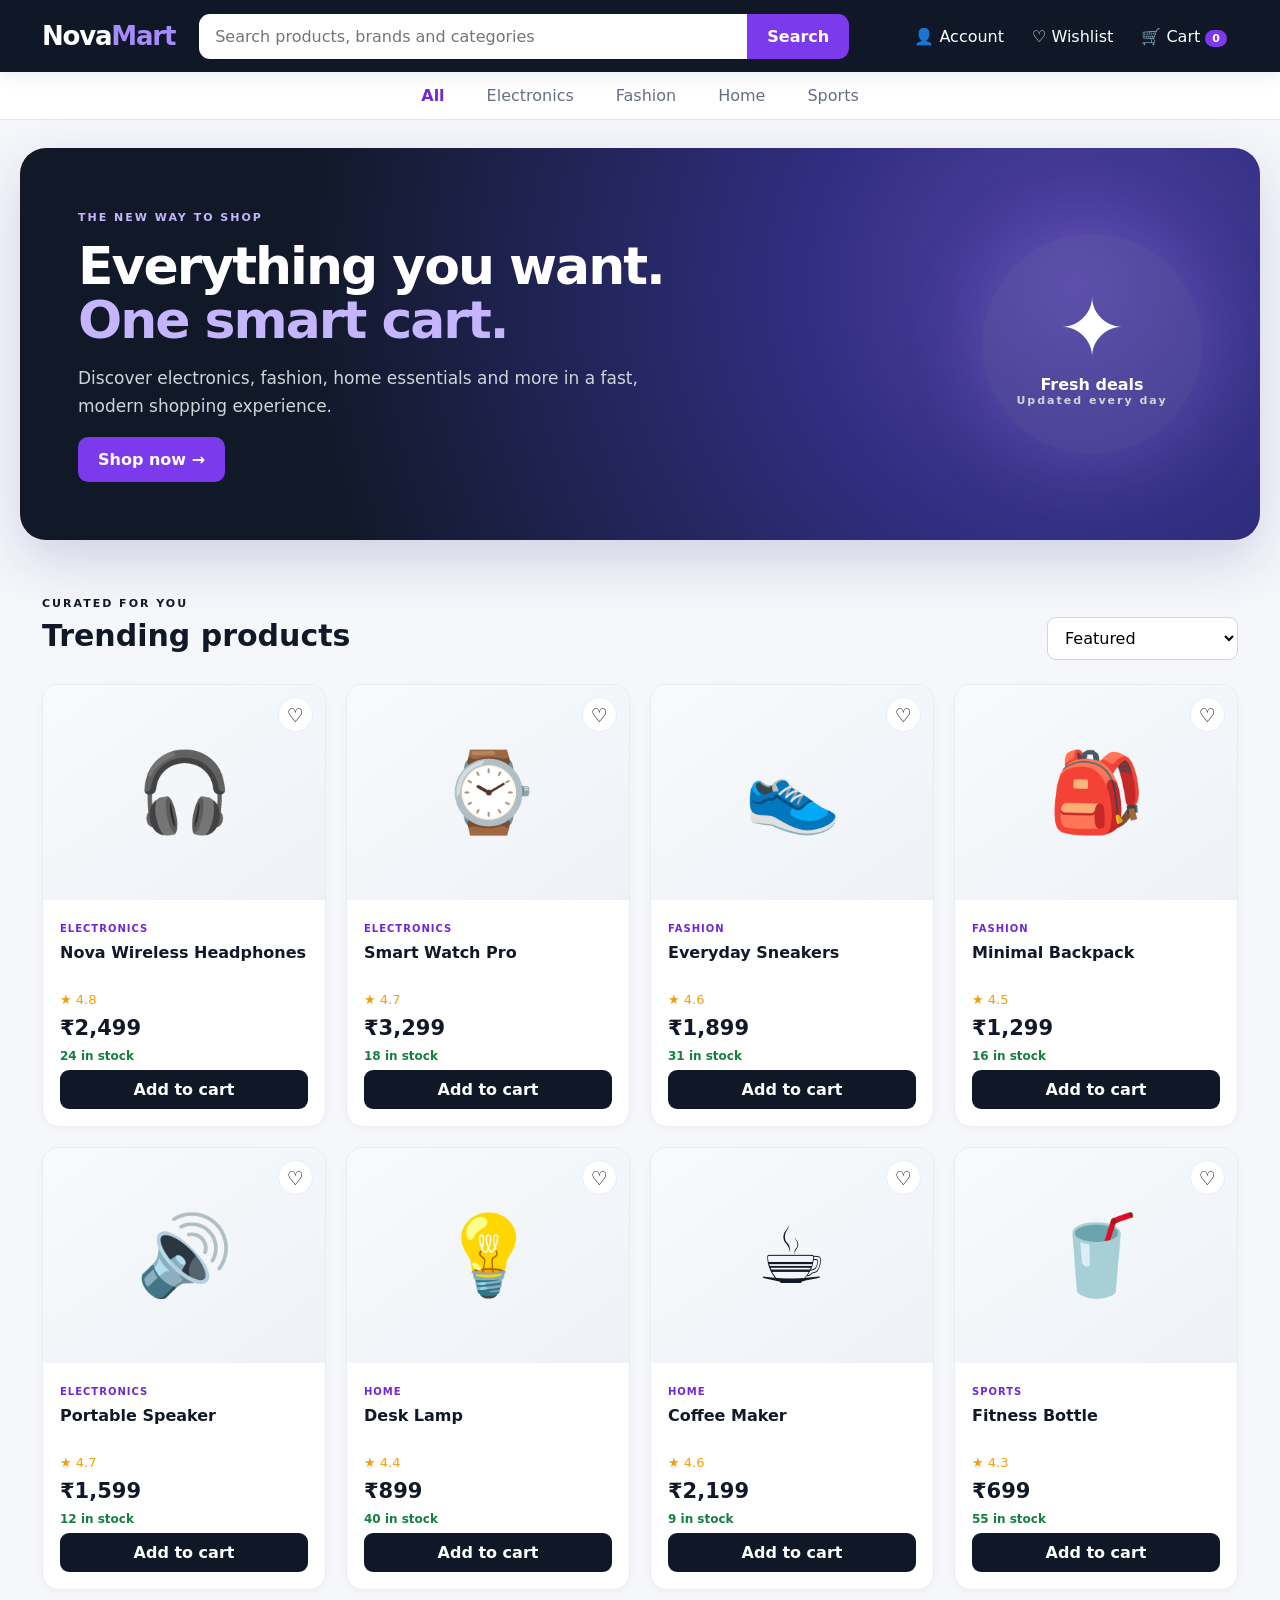
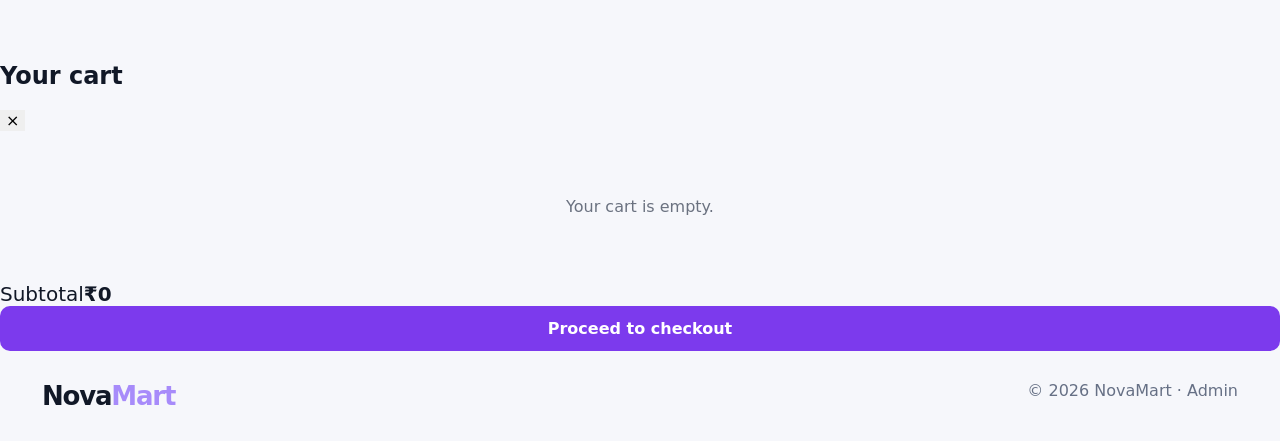
<file: index.html>
<!doctype html><html lang="en"><head><meta charset="UTF-8"><meta name="viewport" content="width=device-width,initial-scale=1"><title>NovaMart — Shop Everything</title><link rel="stylesheet" href="assets/css/style.css"></head><body><header><div class="nav"><a class="logo" href="index.html">Nova<span>Mart</span></a><div class="search"><input id="search" placeholder="Search products, brands and categories"><button id="searchBtn">Search</button></div><nav><a class="navlink" href="login.html">👤 Account</a><a class="navlink" href="wishlist.html">♡ Wishlist</a><a class="navlink" href="cart.html">🛒 Cart <b id="count">0</b></a></nav></div></header><div class="cats" id="cats"></div><main><section class="hero"><div><small>THE NEW WAY TO SHOP</small><h1>Everything you want.<br><span>One smart cart.</span></h1><p>Discover electronics, fashion, home essentials and more in a fast, modern shopping experience.</p><button class="primary" id="shop">Shop now →</button></div><div class="hero-art">✦<strong>Fresh deals</strong><small>Updated every day</small></div></section><section class="products"><div class="head"><div><small>CURATED FOR YOU</small><h2 id="title">Trending products</h2></div><select id="sort"><option value="featured">Featured</option><option value="low">Price: Low to high</option><option value="high">Price: High to low</option><option value="rating">Top rated</option></select></div><div class="grid" id="grid"></div></section></main><aside id="drawer"><div class="drawerHead"><h2>Your cart</h2><button id="close">×</button></div><div id="items"></div><div class="total"><span>Subtotal</span><strong id="subtotal">₹0</strong></div><a class="primary full" id="checkout" href="checkout.html">Proceed to checkout</a></aside><div id="overlay"></div><footer><div class="foot"><strong class="logo">Nova<span>Mart</span></strong><span>© 2026 NovaMart · <a href="admin.html">Admin</a></span></div></footer><script src="assets/js/store.js"></script><script src="assets/js/app.js"></script></body></html>
</file>
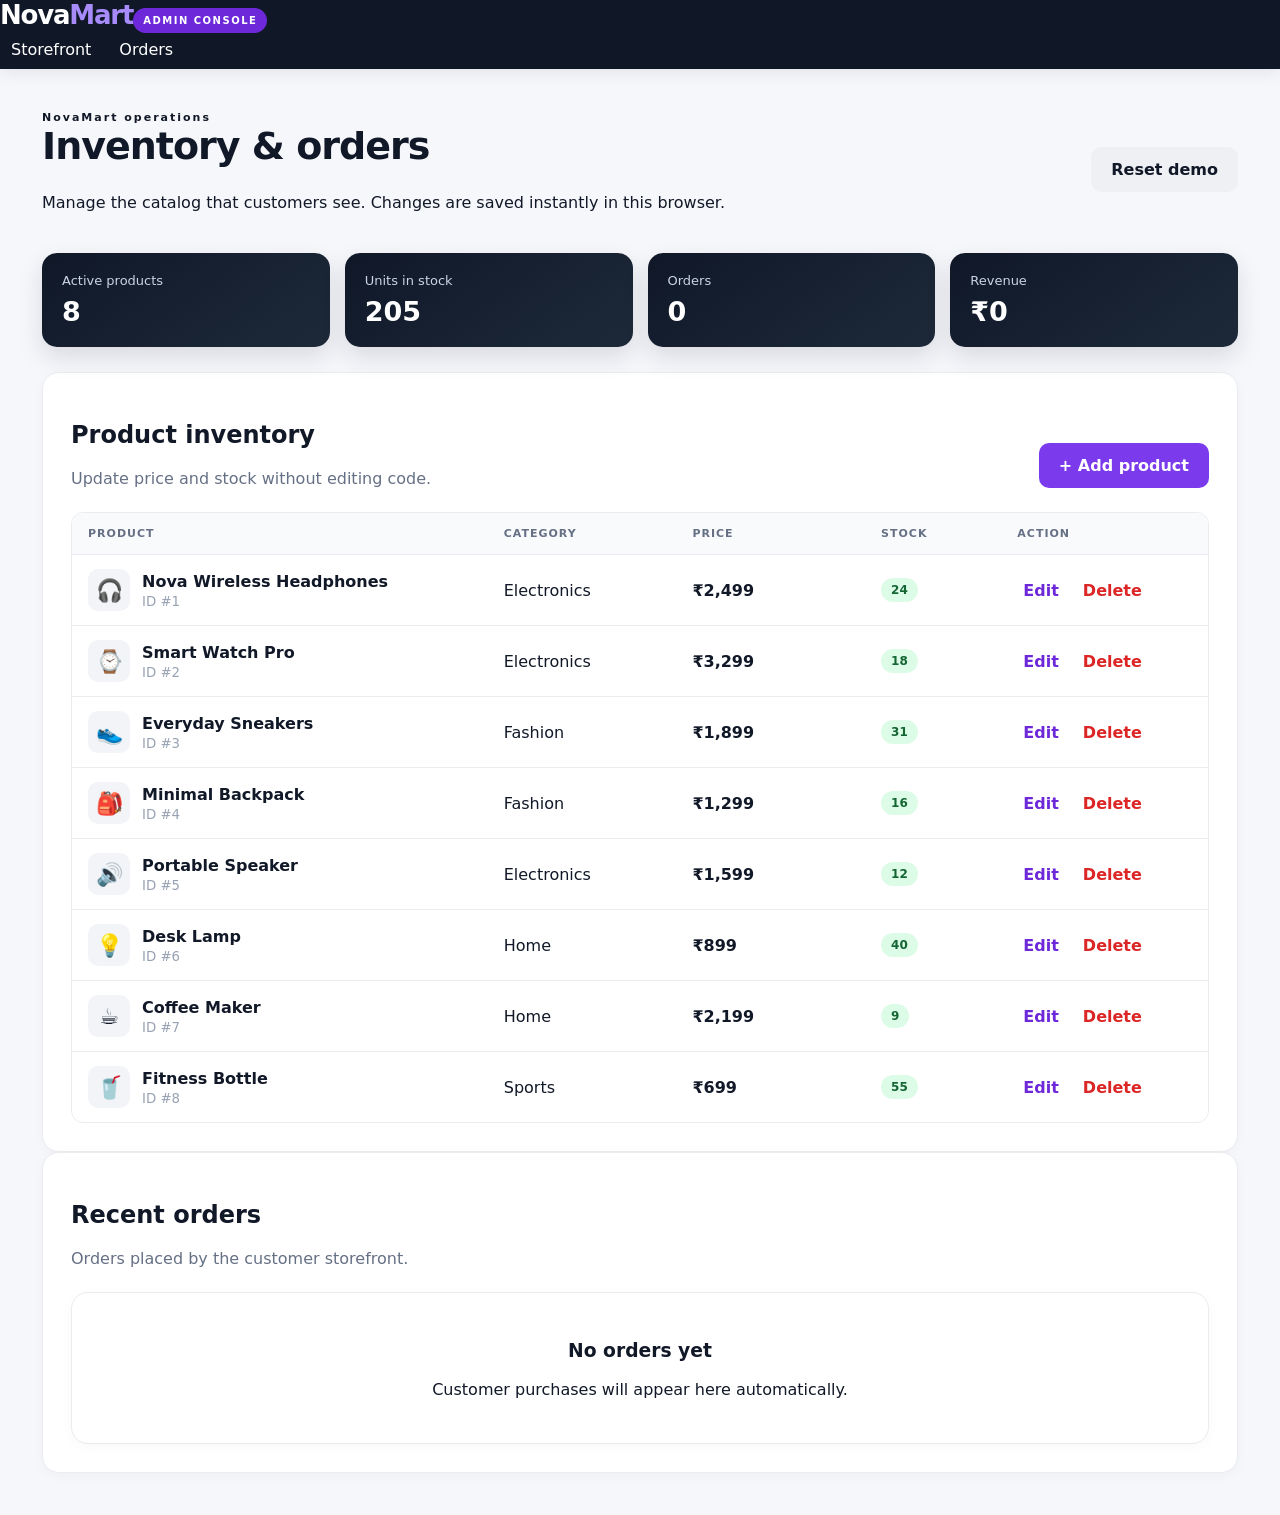
<file: admin.html>
<!doctype html><html lang="en"><head><meta charset="utf-8"><meta name="viewport" content="width=device-width,initial-scale=1"><title>NovaMart Admin — Inventory</title><link rel="stylesheet" href="assets/css/style.css"></head><body class="admin-body"><header class="topbar"><a class="logo" href="index.html">Nova<span>Mart</span></a><span class="admin-badge">ADMIN CONSOLE</span><nav><a href="index.html">Storefront</a><a href="orders.html">Orders</a></nav></header><main class="page"><div class="admin-head"><div><div class="eyebrow">NovaMart operations</div><h1>Inventory & orders</h1><p>Manage the catalog that customers see. Changes are saved instantly in this browser.</p></div><button class="btn secondary" onclick="resetDemo()">Reset demo</button></div><div class="stats"><div class="stat"><span>Active products</span><b id="products"></b></div><div class="stat"><span>Units in stock</span><b id="units"></b></div><div class="stat"><span>Orders</span><b id="orders"></b></div><div class="stat"><span>Revenue</span><b id="revenue"></b></div></div><section class="panel inventory-panel"><div class="section-head"><div><h2>Product inventory</h2><p class="muted">Update price and stock without editing code.</p></div><button class="btn" onclick="openEditor()">+ Add product</button></div><div class="inventory-table"><div class="inventory-header"><span>Product</span><span>Category</span><span>Price</span><span>Stock</span><span>Action</span></div><div id="catalog"></div></div></section><section class="panel"><div class="section-head"><div><h2>Recent orders</h2><p class="muted">Orders placed by the customer storefront.</p></div></div><div id="orderList"></div></section></main><div class="modal" id="modal"><div class="modal-card"><div class="section-head"><div><div class="eyebrow">Catalog editor</div><h2 id="modalTitle">Add product</h2></div><button class="modal-close" onclick="closeEditor()">×</button></div><form id="productForm"><input type="hidden" id="editId"><label>Product name<input id="pName" required maxlength="80"></label><div class="form-row"><label>Category<input id="pCategory" required maxlength="30" placeholder="Electronics"></label><label>Icon / emoji<input id="pIcon" required maxlength="4" placeholder="🎧"></label></div><div class="form-row"><label>Price (₹)<input id="pPrice" type="number" min="0" required></label><label>Stock units<input id="pStock" type="number" min="0" required></label></div><label>Description<textarea id="pDescription" rows="3" required></textarea></label><div class="modal-actions"><button type="button" class="btn secondary" onclick="closeEditor()">Cancel</button><button class="btn" type="submit">Save product</button></div></form></div></div><script src="assets/js/store.js"></script><script>const $=id=>document.getElementById(id);function render(){const ps=NovaStore.getProducts(),orders=NovaStore.getOrders();$('products').textContent=ps.length;$('units').textContent=ps.reduce((s,p)=>s+(p.stock||0),0);$('orders').textContent=orders.length;$('revenue').textContent=NovaStore.money(orders.reduce((s,o)=>s+o.total,0));$('catalog').innerHTML=ps.map(p=>`<div class="inventory-row"><div class="product-cell"><span class="admin-icon">${p.icon}</span><div><b>${p.name}</b><small>ID #${p.id}</small></div></div><span>${p.category}</span><strong>${NovaStore.money(p.price)}</strong><span class="stock-pill ${p.stock<5?'danger':''}">${p.stock}</span><div class="row-actions"><button class="link-btn" onclick="openEditor(${p.id})">Edit</button><button class="link-btn danger-text" onclick="removeProduct(${p.id})">Delete</button></div></div>`).join('');$('orderList').innerHTML=orders.length?orders.slice(0,12).map(o=>`<div class="admin-row"><div><b>${o.id}</b><small>${o.customer?.name||'Customer'} · ${new Date(o.date).toLocaleString('en-IN')}</small></div><strong>${NovaStore.money(o.total)}</strong><span class="status">${o.status}</span></div>`).join(''):'<div class="empty"><h3>No orders yet</h3><p>Customer purchases will appear here automatically.</p></div>'}function openEditor(id){$('modal').classList.add('show');const p=id?NovaStore.getProduct(id):null;$('modalTitle').textContent=p?'Edit product':'Add product';$('editId').value=p?.id||'';$('pName').value=p?.name||'';$('pCategory').value=p?.category||'';$('pIcon').value=p?.icon||'📦';$('pPrice').value=p?.price??'';$('pStock').value=p?.stock??0;$('pDescription').value=p?.description||''}function closeEditor(){$('modal').classList.remove('show')}$('productForm').onsubmit=e=>{e.preventDefault();const id=Number($('editId').value),ps=NovaStore.getProducts();const data={name:$('pName').value.trim(),category:$('pCategory').value.trim(),icon:$('pIcon').value.trim()||'📦',price:Number($('pPrice').value),stock:Number($('pStock').value),rating:id?(NovaStore.getProduct(id)?.rating||4.5):4.5,description:$('pDescription').value.trim()};if(id){const i=ps.findIndex(p=>p.id===id);ps[i]={...ps[i],...data}}else{data.id=ps.length?Math.max(...ps.map(p=>p.id))+1:1;ps.push(data)}NovaStore.saveProducts(ps);closeEditor();render()};function removeProduct(id){const p=NovaStore.getProduct(id);if(confirm(`Delete ${p.name} from the customer catalog?`)){NovaStore.saveProducts(NovaStore.getProducts().filter(x=>x.id!==id));render()}}function resetDemo(){if(confirm('Reset inventory, cart, wishlist and orders to the original demo data?')){localStorage.removeItem('novamart-products');localStorage.removeItem('novamart-cart');localStorage.removeItem('novamart-wishlist');localStorage.removeItem('novamart-orders');location.reload()}}$('modal').onclick=e=>{if(e.target.id==='modal')closeEditor()};render();</script></body></html>
</file>
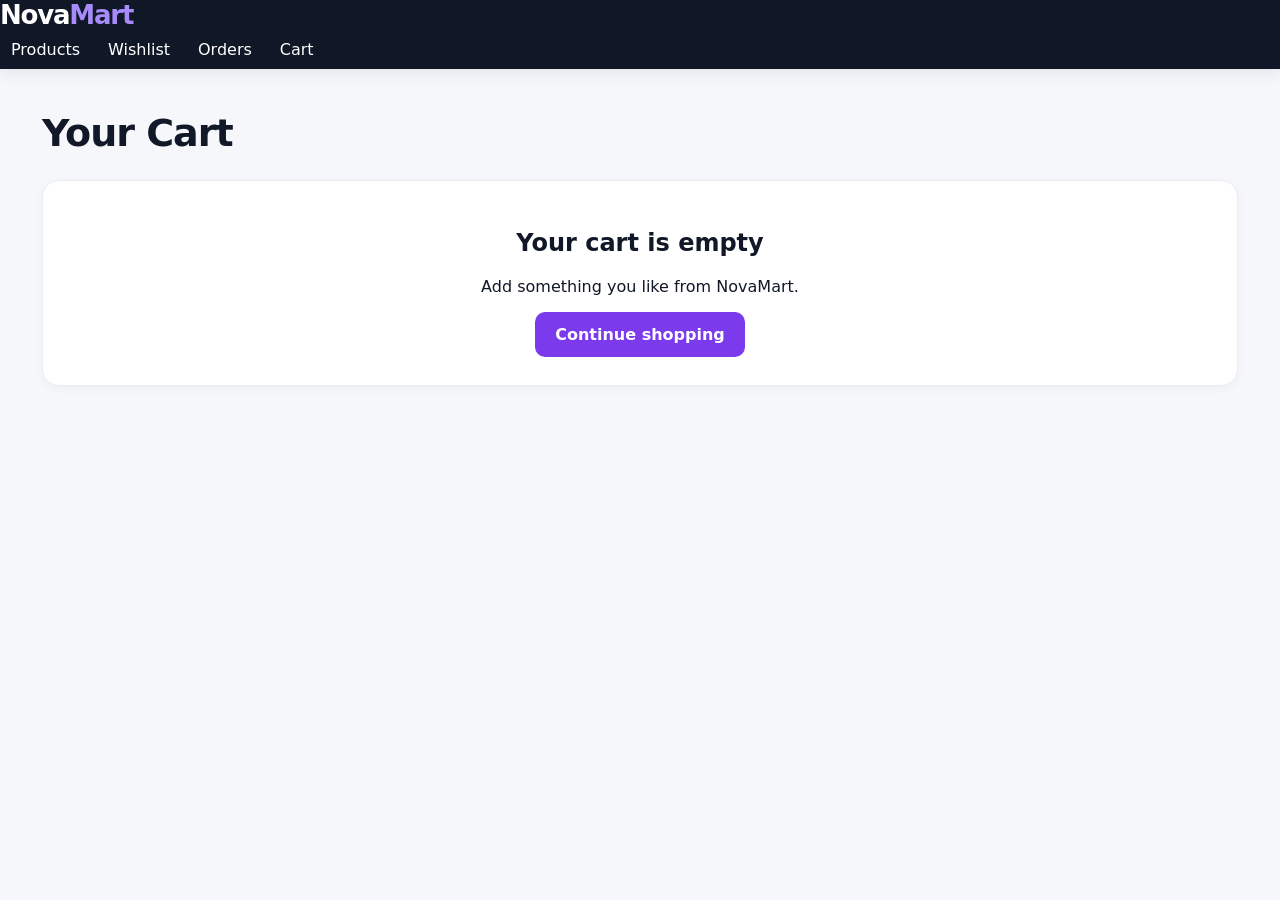
<file: cart.html>
<!doctype html><html lang="en"><head><meta charset="utf-8"><meta name="viewport" content="width=device-width,initial-scale=1"><title>Cart | NovaMart</title><link rel="stylesheet" href="assets/css/style.css"></head><body><header class="topbar"><a class="logo" href="index.html">Nova<span>Mart</span></a><nav><a href="products.html">Products</a><a href="wishlist.html">Wishlist</a><a href="orders.html">Orders</a><a href="cart.html">Cart</a></nav></header><main class="page"><h1>Your Cart</h1><div id="cart"></div></main><script src="assets/js/store.js"></script><script>function render(){const c=NovaStore.getCart(),el=document.getElementById('cart');if(!c.length){el.innerHTML='<section class="empty"><h2>Your cart is empty</h2><p>Add something you like from NovaMart.</p><a class="btn" href="index.html">Continue shopping</a></section>';return}el.innerHTML=`<div class="cart-page"><div>${c.map(x=>`<article class="cart-row"><div class="mini-icon">${x.icon}</div><div class="cart-info"><h3>${x.name}</h3><p>${NovaStore.money(x.price)}</p><div class="qty"><button onclick="qty(${x.id},${x.qty-1})">−</button><b>${x.qty}</b><button onclick="qty(${x.id},${x.qty+1})">+</button><button class="link-btn" onclick="removeItem(${x.id})">Remove</button></div></div><strong>${NovaStore.money(x.price*x.qty)}</strong></article>`).join('')}</div><aside class="summary"><h2>Order summary</h2><p><span>Subtotal</span><b>${NovaStore.money(NovaStore.cartTotal())}</b></p><p><span>Delivery</span><b>Free</b></p><hr><p class="total"><span>Total</span><b>${NovaStore.money(NovaStore.cartTotal())}</b></p><a class="btn full" href="checkout.html">Proceed to checkout</a></aside></div>`}function qty(id,n){NovaStore.updateQty(id,n);render()}function removeItem(id){NovaStore.removeFromCart(id);render()}render();</script></body></html>
</file>
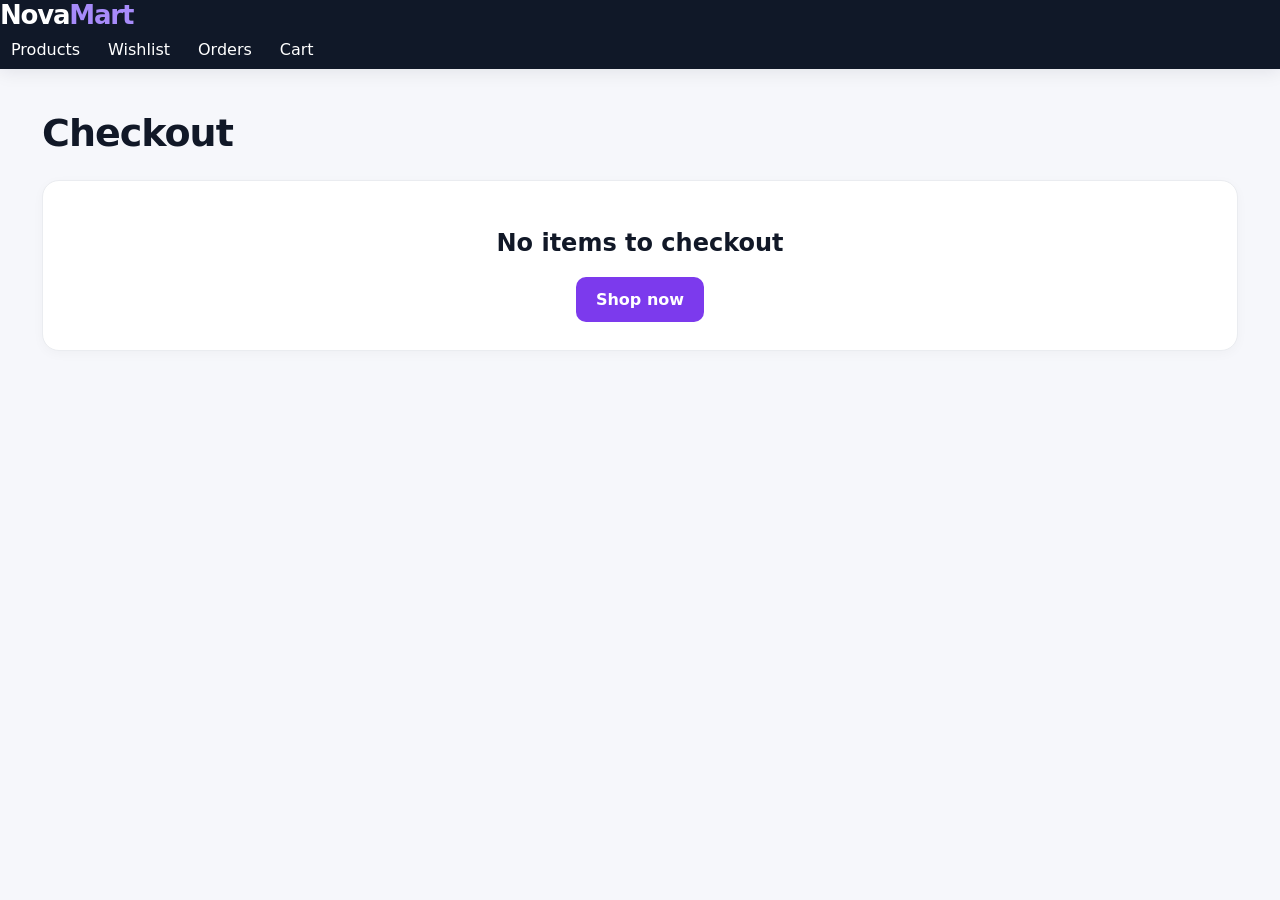
<file: checkout.html>
<!doctype html><html lang="en"><head><meta charset="utf-8"><meta name="viewport" content="width=device-width,initial-scale=1"><title>Checkout | NovaMart</title><link rel="stylesheet" href="assets/css/style.css"></head><body><header class="topbar"><a class="logo" href="index.html">Nova<span>Mart</span></a><nav><a href="products.html">Products</a><a href="wishlist.html">Wishlist</a><a href="orders.html">Orders</a><a href="cart.html">Cart</a></nav></header><main class="page"><h1>Checkout</h1><div id="checkout"></div></main><script src="assets/js/store.js"></script><script>const c=NovaStore.getCart(),el=document.getElementById('checkout');if(!c.length){el.innerHTML='<section class="empty"><h2>No items to checkout</h2><a class="btn" href="index.html">Shop now</a></section>'}else{el.innerHTML=`<div class="checkout-grid"><form class="panel" id="form"><h2>Delivery details</h2><label>Full name<input name="name" required autocomplete="name"></label><label>Email<input name="email" type="email" required autocomplete="email"></label><label>Phone<input name="phone" type="tel" required autocomplete="tel"></label><label>Address<textarea name="address" rows="4" required></textarea></label><h3>Payment</h3><p class="notice">Demo checkout: no card details are collected or stored. Connect a real payment provider for production payments.</p><label><input type="radio" checked> Cash on delivery / demo payment</label><button class="btn full" type="submit">Place order · ${NovaStore.money(NovaStore.cartTotal())}</button></form><aside class="summary"><h2>Your order</h2>${c.map(x=>`<p><span>${x.name} × ${x.qty}</span><b>${NovaStore.money(x.price*x.qty)}</b></p>`).join('')}<hr><p class="total"><span>Total</span><b>${NovaStore.money(NovaStore.cartTotal())}</b></p></aside></div>`;document.getElementById('form').onsubmit=e=>{e.preventDefault();const f=new FormData(e.target);const order=NovaStore.placeOrder({name:f.get('name'),email:f.get('email'),phone:f.get('phone'),address:f.get('address')});location.href='orders.html?new='+encodeURIComponent(order.id)}};</script></body></html>
</file>
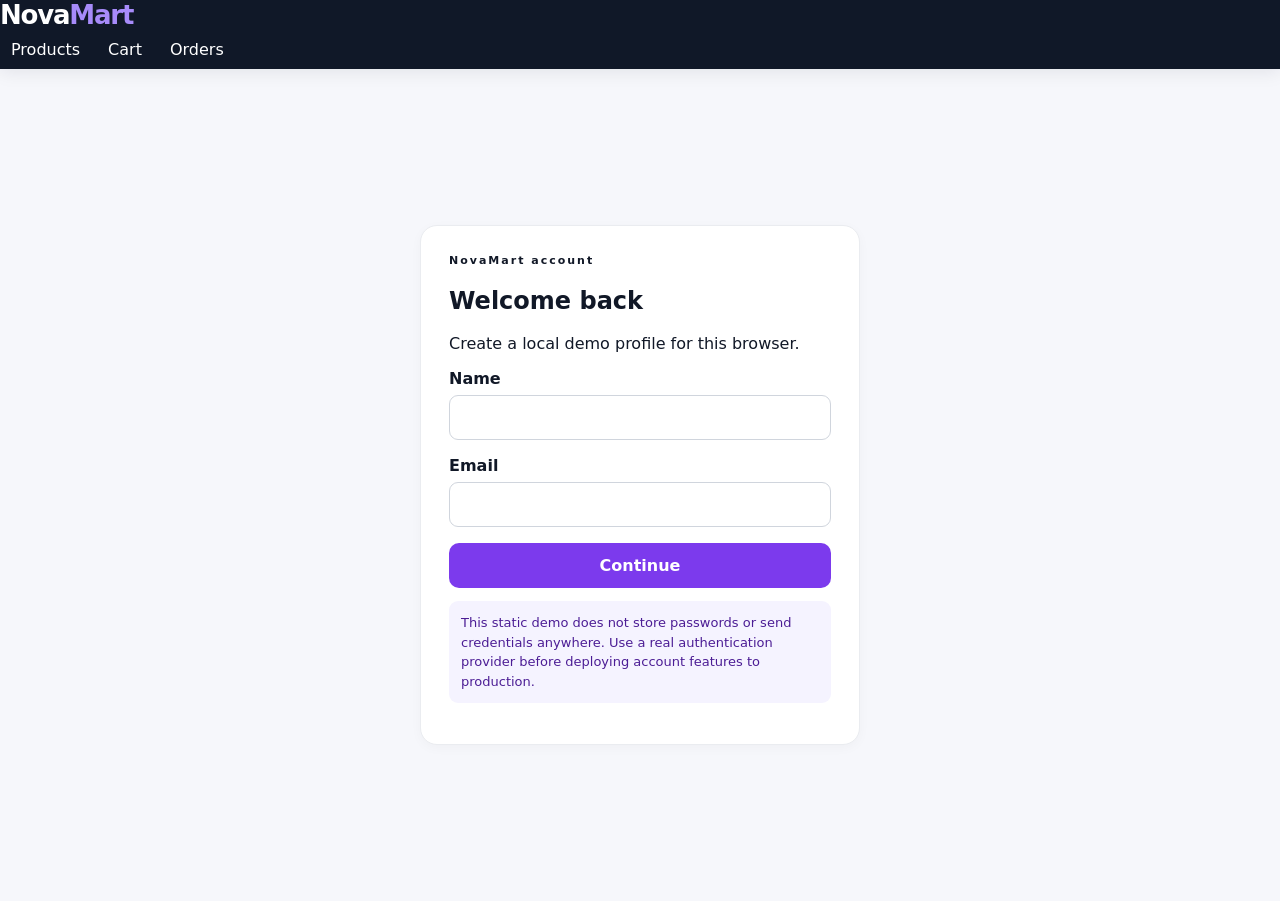
<file: login.html>
<!doctype html><html lang="en"><head><meta charset="utf-8"><meta name="viewport" content="width=device-width,initial-scale=1"><title>Account | NovaMart</title><link rel="stylesheet" href="assets/css/style.css"></head><body><header class="topbar"><a class="logo" href="index.html">Nova<span>Mart</span></a><nav><a href="products.html">Products</a><a href="cart.html">Cart</a><a href="orders.html">Orders</a></nav></header><main class="auth-page"><section class="auth-card"><div class="eyebrow">NovaMart account</div><h1>Welcome back</h1><p>Create a local demo profile for this browser.</p><form id="auth"><label>Name<input name="name" required autocomplete="name"></label><label>Email<input name="email" type="email" required autocomplete="email"></label><button class="btn full">Continue</button></form><p class="notice">This static demo does not store passwords or send credentials anywhere. Use a real authentication provider before deploying account features to production.</p></section></main><script>document.getElementById('auth').onsubmit=e=>{e.preventDefault();const f=new FormData(e.target);localStorage.setItem('novamart-user',JSON.stringify({name:f.get('name'),email:f.get('email')}));location.href='index.html'};</script></body></html>
</file>
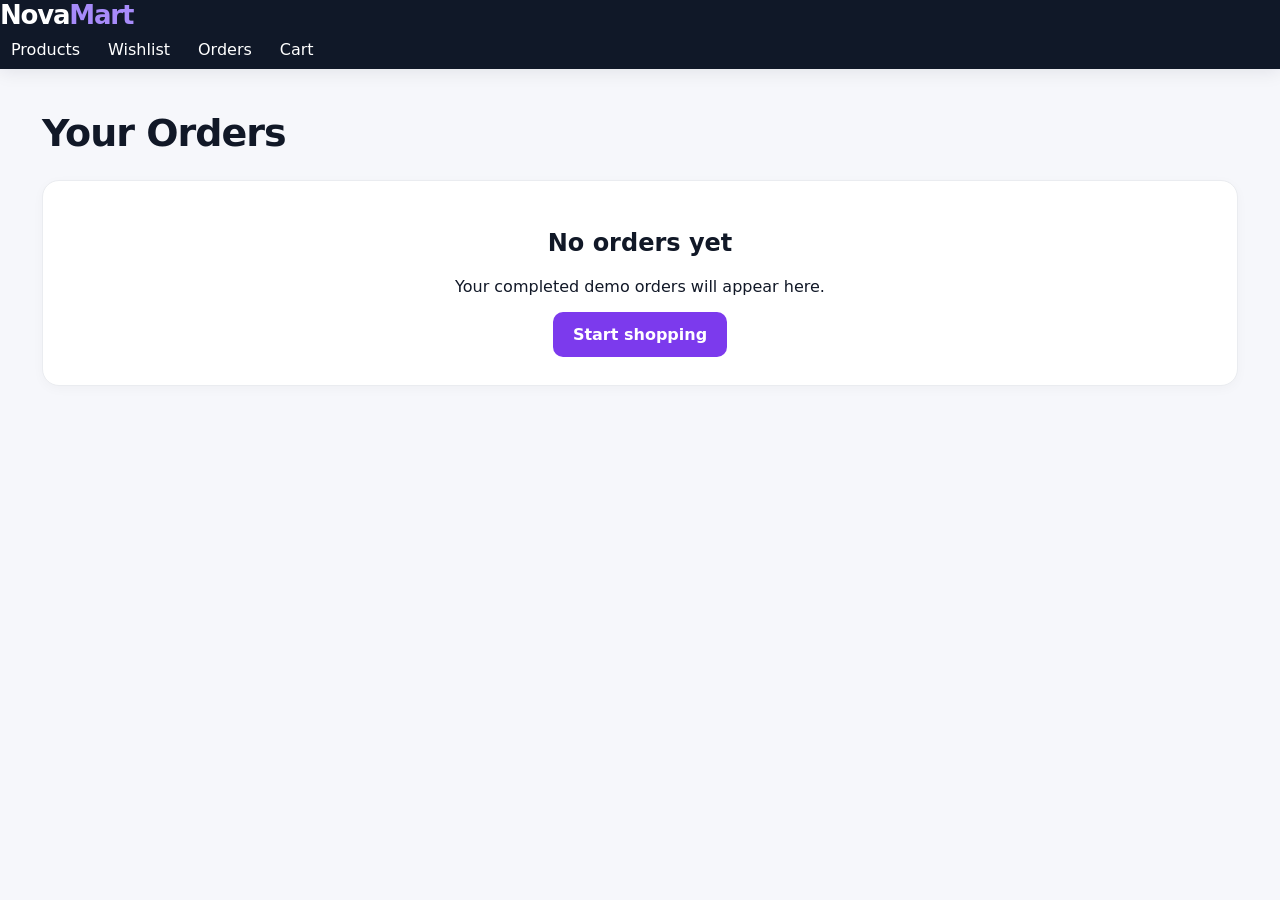
<file: orders.html>
<!doctype html><html lang="en"><head><meta charset="utf-8"><meta name="viewport" content="width=device-width,initial-scale=1"><title>Orders | NovaMart</title><link rel="stylesheet" href="assets/css/style.css"></head><body><header class="topbar"><a class="logo" href="index.html">Nova<span>Mart</span></a><nav><a href="products.html">Products</a><a href="wishlist.html">Wishlist</a><a href="orders.html">Orders</a><a href="cart.html">Cart</a></nav></header><main class="page"><h1>Your Orders</h1><div id="orders"></div></main><script src="assets/js/store.js"></script><script>const orders=NovaStore.getOrders(),el=document.getElementById('orders');if(!orders.length){el.innerHTML='<section class="empty"><h2>No orders yet</h2><p>Your completed demo orders will appear here.</p><a class="btn" href="index.html">Start shopping</a></section>'}else{el.innerHTML=orders.map(o=>`<article class="order-card"><div class="order-head"><div><b>${o.id}</b><small>${new Date(o.date).toLocaleString('en-IN')}</small></div><span class="status">${o.status}</span></div><div class="order-items">${o.items.map(x=>`<span>${x.icon} ${x.name} × ${x.qty}</span>`).join('')}</div><strong>Total: ${NovaStore.money(o.total)}</strong></article>`).join('')}</script></body></html>
</file>
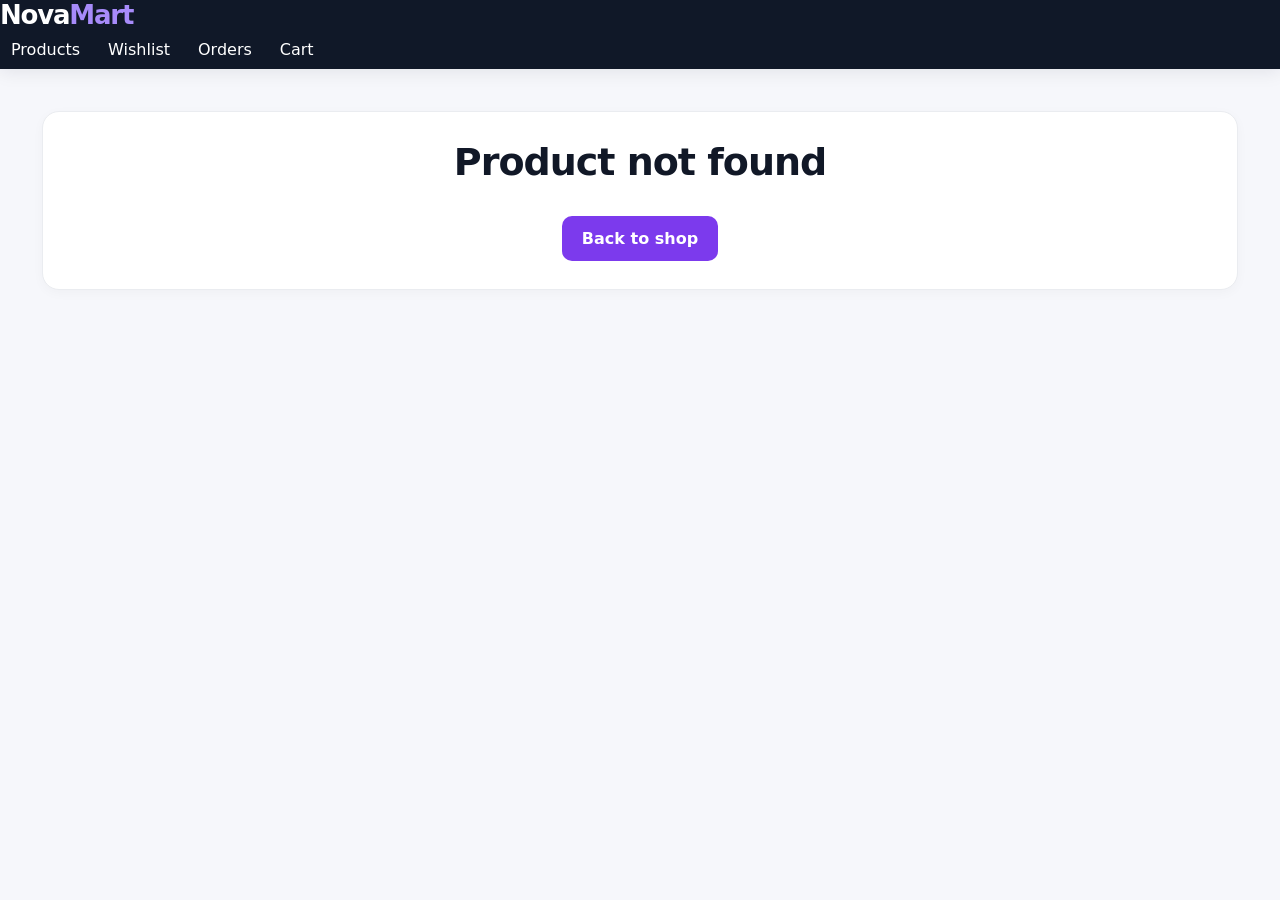
<file: products.html>
<!doctype html><html lang="en"><head><meta charset="utf-8"><meta name="viewport" content="width=device-width,initial-scale=1"><title>Products | NovaMart</title><link rel="stylesheet" href="assets/css/style.css"></head><body><header class="topbar"><a class="logo" href="index.html">Nova<span>Mart</span></a><nav><a href="products.html">Products</a><a href="wishlist.html">Wishlist</a><a href="orders.html">Orders</a><a href="cart.html">Cart</a></nav></header><main class="page"><div id="productView"></div></main><script src="assets/js/store.js"></script><script>const id=new URLSearchParams(location.search).get('id');const p=NovaStore.getProduct(id);const el=document.getElementById('productView');if(!p){el.innerHTML='<section class="empty"><h1>Product not found</h1><a class="btn" href="index.html">Back to shop</a></section>'}else{el.innerHTML=`<section class="product-detail"><div class="product-visual">${p.icon}</div><div><div class="eyebrow">${p.category}</div><h1>${p.name}</h1><p class="rating">★ ${p.rating} / 5</p><h2>${NovaStore.money(p.price)}</h2><p>${p.description}</p><div class="detail-actions"><button class="btn" onclick="add()">Add to cart</button><button class="btn secondary" onclick="wish()">${NovaStore.isWishlisted(p.id)?'♥ Wishlisted':'♡ Add to wishlist'}</button></div></div></section>`}function add(){NovaStore.addToCart(p.id);location.href='cart.html'}function wish(){NovaStore.toggleWishlist(p.id);location.reload()}</script></body></html>
</file>
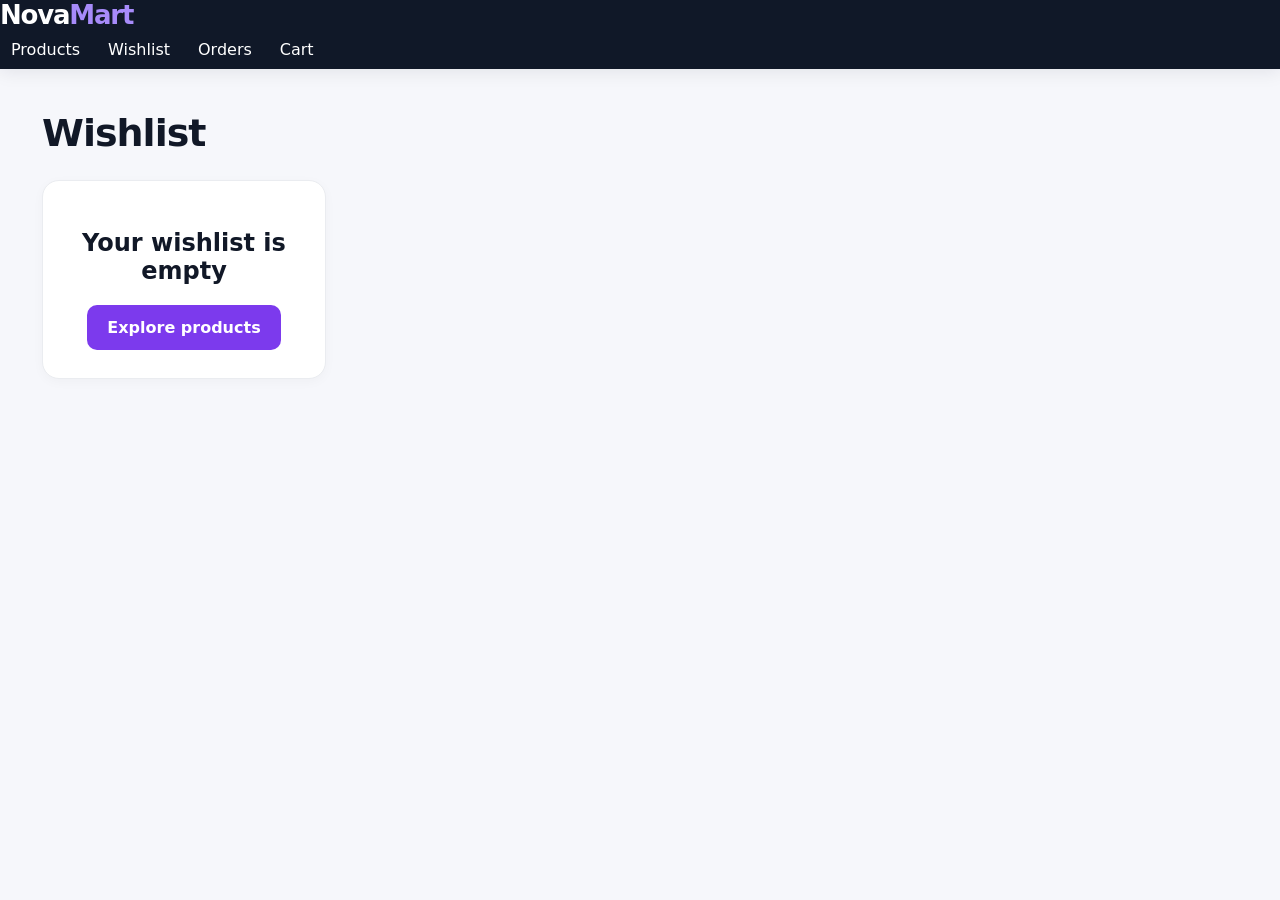
<file: wishlist.html>
<!doctype html><html lang="en"><head><meta charset="utf-8"><meta name="viewport" content="width=device-width,initial-scale=1"><title>Wishlist | NovaMart</title><link rel="stylesheet" href="assets/css/style.css"></head><body><header class="topbar"><a class="logo" href="index.html">Nova<span>Mart</span></a><nav><a href="products.html">Products</a><a href="wishlist.html">Wishlist</a><a href="orders.html">Orders</a><a href="cart.html">Cart</a></nav></header><main class="page"><h1>Wishlist</h1><div class="product-grid" id="grid"></div></main><script src="assets/js/store.js"></script><script>const grid=document.getElementById('grid');function render(){const ps=NovaStore.products.filter(p=>NovaStore.getWishlist().includes(p.id));grid.innerHTML=ps.length?ps.map(p=>`<article class="product-card"><div class="product-image">${p.icon}</div><div class="eyebrow">${p.category}</div><h3>${p.name}</h3><p class="rating">★ ${p.rating}</p><strong>${NovaStore.money(p.price)}</strong><div class="card-actions"><a class="btn" href="products.html?id=${p.id}">View</a><button class="btn secondary" onclick="removeWish(${p.id})">Remove</button></div></article>`).join(''):'<section class="empty"><h2>Your wishlist is empty</h2><a class="btn" href="index.html">Explore products</a></section>'}function removeWish(id){NovaStore.toggleWishlist(id);render()}render();</script></body></html>
</file>
<file: assets/css/style.css>
*{box-sizing:border-box}body{margin:0;font-family:Inter,ui-sans-serif,system-ui,-apple-system,BlinkMacSystemFont,"Segoe UI",sans-serif;background:#f6f7fb;color:#111827}button,input,select,textarea{font:inherit}button{cursor:pointer;border:0}button:disabled{cursor:not-allowed;opacity:.55}a{text-decoration:none;color:inherit}.container,.nav,.hero,.products,.foot,.page{max-width:1240px;margin:auto}.topbar,header{background:#101828;color:#fff;position:sticky;top:0;z-index:50;box-shadow:0 2px 18px #10182818}.nav{min-height:72px;display:flex;align-items:center;gap:24px;padding:0 22px}.logo{font-size:26px;font-weight:900;color:#fff;letter-spacing:-1.2px}.logo span{color:#a78bfa}.search{display:flex;flex:1;max-width:650px}.search input{width:100%;padding:13px 16px;border:0;outline:0;border-radius:11px 0 0 11px}.search button{padding:0 20px;background:#7c3aed;color:#fff;border-radius:0 11px 11px 0;font-weight:800}.nav nav,.topbar nav{display:flex;gap:6px;margin-left:auto;align-items:center}.navlink,.topbar nav a{color:#fff;padding:10px 11px;border-radius:9px}.navlink:hover,.topbar nav a:hover{background:#263244}.nav nav b{background:#7c3aed;border-radius:99px;padding:2px 7px;font-size:11px}.cats{background:#fff;border-bottom:1px solid #e5e7eb;display:flex;justify-content:center;gap:30px;padding:13px;overflow:auto}.cats button{background:none;color:#667085;white-space:nowrap}.cats button.active,.cats button:hover{color:#6d28d9;font-weight:800}.hero{margin-top:28px;background:radial-gradient(circle at 85% 35%,#5142a4 0,#312e81 25%,#111827 72%);border-radius:26px;padding:58px;display:flex;justify-content:space-between;align-items:center;color:#fff;overflow:hidden;box-shadow:0 20px 55px #312e8130}.hero small,.products small,.eyebrow{font-size:11px;letter-spacing:2px;font-weight:850}.hero small{color:#c4b5fd}.hero h1{font-size:52px;line-height:1.04;margin:14px 0;letter-spacing:-2px}.hero h1 span{color:#c4b5fd}.hero p{max-width:610px;color:#d1d5db;font-size:17px;line-height:1.65}.primary,.btn{display:inline-block;background:#7c3aed;color:#fff;padding:13px 20px;border-radius:10px;font-weight:850;border:0;transition:.18s}.primary:hover,.btn:hover{background:#6d28d9;transform:translateY(-1px)}.btn.secondary{background:#eef0f4;color:#111827}.hero-art{width:220px;height:220px;border-radius:50%;background:#ffffff12;display:flex;flex-direction:column;align-items:center;justify-content:center;font-size:80px;box-shadow:0 0 80px #a78bfa40}.hero-art strong{font-size:16px}.hero-art small{color:#d1d5db}.products{padding:52px 22px}.head,.section-head{display:flex;justify-content:space-between;align-items:end;margin-bottom:24px}.head h2{font-size:30px;margin:7px 0}.head select{padding:10px 13px;border:1px solid #d0d5dd;border-radius:9px;background:#fff}.grid,.product-grid{display:grid;grid-template-columns:repeat(4,1fr);gap:20px}.card,.product-card{background:#fff;border:1px solid #eaecf0;border-radius:17px;overflow:hidden;transition:.2s;position:relative;box-shadow:0 2px 8px #10182808}.card:hover,.product-card:hover{transform:translateY(-5px);box-shadow:0 16px 35px #10182814}.pic,.product-image{height:215px;background:linear-gradient(145deg,#f8fafc,#eef2f7);display:flex;align-items:center;justify-content:center;font-size:78px}.info,.product-card{padding:17px}.card .info{padding:17px}.tag{font-size:10px;color:#6d28d9;font-weight:850;letter-spacing:1px}.name{font-weight:750;margin:7px 0;height:42px}.rating{font-size:13px;color:#f59e0b}.price{font-size:21px;font-weight:900;margin:9px 0}.add{width:100%;padding:10px;border-radius:9px;background:#101828;color:#fff;font-weight:750}.add:hover{background:#7c3aed}.wish{position:absolute;right:12px;top:12px;background:#fff;border:1px solid #eaecf0;border-radius:50%;width:35px;height:35px;font-size:19px;z-index:2}.stock{font-size:12px;color:#15803d;font-weight:700;margin:7px 0}.stock.low{color:#c2410c}.soldout .pic{filter:grayscale(.7)}.foot{padding:30px 22px;display:flex;justify-content:space-between;color:#667085}.foot .logo{color:#111827}.page{padding:42px 22px}.page h1{font-size:38px;margin-top:0;letter-spacing:-1px}.empty,.panel,.summary,.auth-card,.product-detail,.checkout-grid,.order-card{background:#fff;border:1px solid #eaecf0;border-radius:17px;padding:28px;box-shadow:0 3px 12px #10182808}.empty{text-align:center}.product-detail{display:grid;grid-template-columns:1fr 1fr;gap:50px;align-items:center}.product-visual{min-height:440px;border-radius:15px;background:#f1f5f9;display:grid;place-items:center;font-size:150px}.product-detail h1{font-size:44px;margin:12px 0}.product-detail h2{font-size:30px}.detail-actions{display:flex;gap:12px;margin-top:25px}.cart-page,.checkout-grid{display:grid;grid-template-columns:1fr 350px;gap:24px}.cart-row{background:#fff;border:1px solid #eaecf0;border-radius:14px;padding:18px;display:flex;align-items:center;gap:15px;margin-bottom:12px}.mini-icon{width:75px;height:75px;background:#f1f5f9;border-radius:10px;display:grid;place-items:center;font-size:35px}.cart-info{flex:1}.cart-info h3{margin:0 0 6px}.link-btn{background:none;color:#6d28d9;font-weight:750}.summary{height:max-content;position:sticky;top:90px}.summary p{display:flex;justify-content:space-between;gap:20px}.total{font-size:20px}.auth-page{min-height:calc(100vh - 68px);display:grid;place-items:center;padding:30px}.auth-card{width:min(440px,92vw)}label{display:block;font-weight:700;margin:16px 0}label input,label textarea{display:block;width:100%;margin-top:7px;padding:12px;border:1px solid #d0d5dd;border-radius:9px;outline:none}label input:focus,label textarea:focus{border-color:#7c3aed}.notice{background:#f5f3ff;color:#4c1d95;padding:12px;border-radius:9px;font-size:13px;line-height:1.5}.order-card{margin-bottom:14px}.order-head,.admin-head,.admin-row{display:flex;justify-content:space-between;align-items:center;gap:15px}.order-head small,.admin-row small{display:block;color:#667085;margin-top:5px}.status{background:#dcfce7;color:#166534;padding:6px 10px;border-radius:99px;font-size:12px;font-weight:800}.order-items{display:flex;flex-wrap:wrap;gap:8px;margin:18px 0}.order-items span{background:#f1f5f9;padding:8px;border-radius:8px;font-size:13px}.stats{display:grid;grid-template-columns:repeat(4,1fr);gap:15px;margin:25px 0}.stat{background:linear-gradient(145deg,#101828,#1d2939);color:#fff;border-radius:15px;padding:20px;box-shadow:0 10px 25px #10182820}.stat span{display:block;color:#cbd5e1;font-size:13px}.stat b{font-size:27px;display:block;margin-top:8px}.admin-badge{font-size:10px;letter-spacing:1.5px;background:#6d28d9;padding:7px 10px;border-radius:99px;font-weight:850}.admin-products{display:grid;gap:1px}.admin-row{padding:15px 0;border-bottom:1px solid #eaecf0}.admin-row:last-child{border-bottom:0}.full{width:100%;text-align:center}.muted{color:#667085;margin:5px 0 0}.inventory-panel{overflow:hidden}.inventory-table{border:1px solid #eaecf0;border-radius:12px;overflow:hidden}.inventory-header,.inventory-row{display:grid;grid-template-columns:2.3fr 1fr 1fr .7fr 1fr;gap:14px;align-items:center;padding:14px 16px}.inventory-header{background:#f8fafc;color:#667085;font-size:11px;text-transform:uppercase;letter-spacing:1px;font-weight:850}.inventory-row{border-top:1px solid #eaecf0;min-height:70px}.product-cell{display:flex;align-items:center;gap:12px}.product-cell small{display:block;color:#98a2b3;margin-top:3px}.admin-icon{width:42px;height:42px;border-radius:10px;background:#f2f4f7;display:grid;place-items:center;font-size:22px}.stock-pill{background:#dcfce7;color:#166534;border-radius:99px;padding:5px 10px;font-size:12px;font-weight:850;width:max-content}.stock-pill.danger{background:#fff7ed;color:#c2410c}.danger-text{color:#dc2626}.row-actions{display:flex;gap:12px}.modal{display:none;position:fixed;inset:0;background:#10182880;backdrop-filter:blur(4px);z-index:100;align-items:center;justify-content:center;padding:20px}.modal.show{display:flex}.modal-card{width:min(620px,100%);max-height:92vh;overflow:auto;background:#fff;border-radius:18px;padding:26px;box-shadow:0 25px 80px #10182840}.modal-close{background:#f2f4f7;width:36px;height:36px;border-radius:50%;font-size:22px}.form-row{display:grid;grid-template-columns:1fr 1fr;gap:16px}.modal-actions{display:flex;justify-content:flex-end;gap:10px;margin-top:20px}@media(max-width:1000px){.grid,.product-grid{grid-template-columns:repeat(2,1fr)}.hero{margin:15px;padding:35px}.hero-art{display:none}.nav{gap:10px}.stats{grid-template-columns:repeat(2,1fr)}.inventory-table{overflow-x:auto}.inventory-header,.inventory-row{min-width:760px}}@media(max-width:650px){.search{order:3;max-width:none;width:100%}.nav{height:auto;padding:12px 15px;flex-wrap:wrap}.nav nav{margin-left:auto}.nav nav span{display:none}.hero h1{font-size:38px}.grid,.product-grid{grid-template-columns:1fr 1fr;gap:10px}.pic,.product-image{height:150px}.products{padding:30px 12px}.head{align-items:start;gap:10px}.head h2{font-size:23px}.cats{justify-content:start}.hero{border-radius:16px}.name{font-size:14px}.price{font-size:18px}.page{padding:28px 14px}.product-detail h1{font-size:32px}.product-visual{min-height:260px;font-size:100px}.stats{grid-template-columns:1fr 1fr}.topbar{padding:0 14px}.topbar nav{gap:3px}.topbar nav a{padding:7px;font-size:13px}.admin-badge{display:none}.inventory-header,.inventory-row{grid-template-columns:2fr 1fr 1fr .7fr 1fr}.form-row{grid-template-columns:1fr}.modal-card{padding:20px}}
</file>
